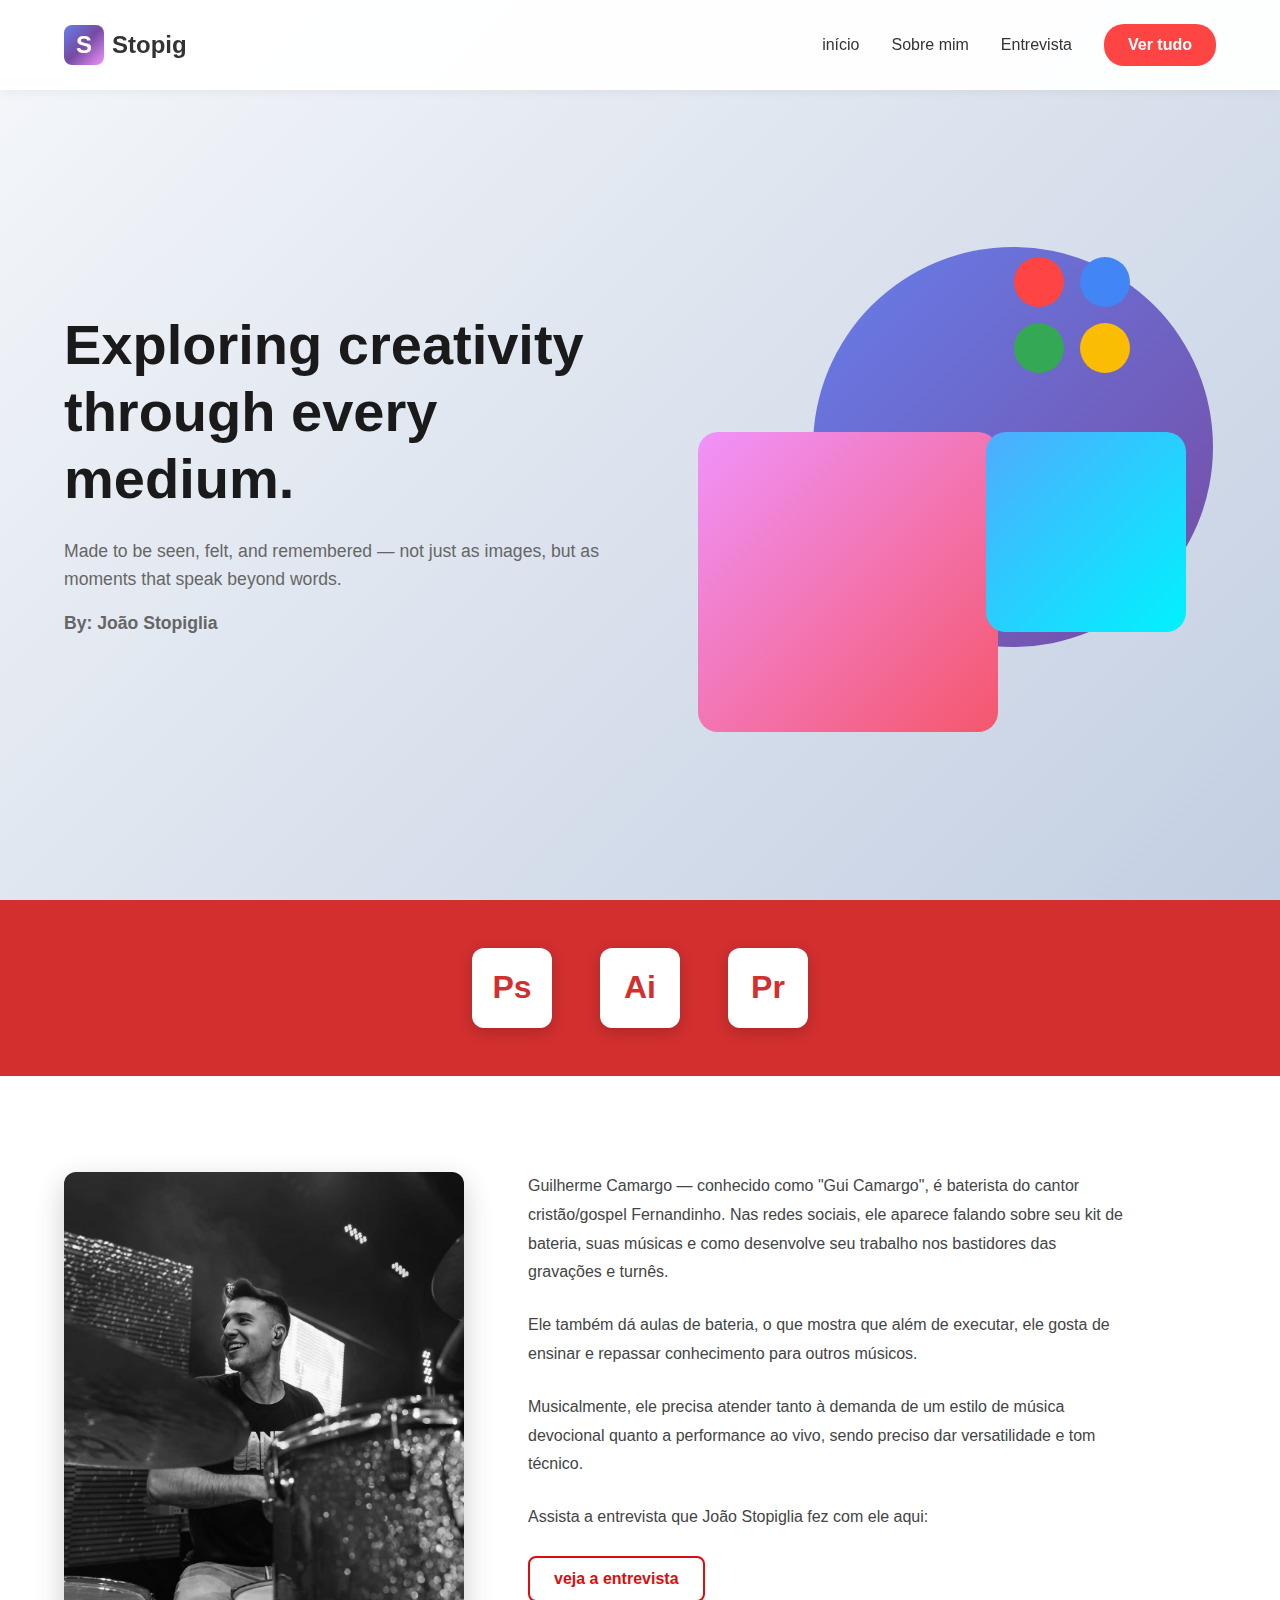
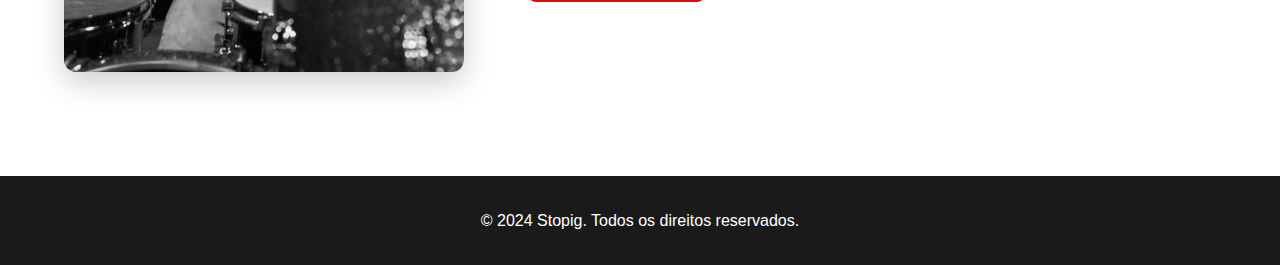
<file: index.html>
<!DOCTYPE html>
<html lang="pt-BR">
<head>
    <meta charset="UTF-8">
    <meta name="viewport" content="width=device-width, initial-scale=1.0">
    <title>Stopig - Explorando criatividade através de cada meio</title>
    <link rel="stylesheet" href="./assets/index.css">
    <link rel="shortcut icon" href="assets/images/foto10.ico" type="image/x-icon">
</head>
<body>
    <header>
        <div class="logo">
            <div class="logo-icon">S</div>
            <span>Stopig</span>
        </div>
        <nav>
            <a href="#home">início</a>
            <a href="about.html">Sobre mim</a>
            <a href="interview.html">Entrevista</a>
            <a href="viewall.html" class="btn-view">Ver tudo</a>
        </nav>
    </header>

    <section class="hero">
        <div class="hero-content">
            <h1>Exploring creativity through every medium.</h1>
            <p>Made to be seen, felt, and remembered — not just as images, but as moments that speak beyond words.</p>
            <p class="author">By: João Stopiglia</p>
        </div>
        <div class="hero-visual">
            <div class="shape shape-1"></div>
            <div class="shape shape-2"></div>
            <div class="shape shape-3"></div>
            <div class="dots">
                <span class="dot red"></span>
                <span class="dot blue"></span>
                <span class="dot green"></span>
                <span class="dot yellow"></span>
            </div>
        </div>
    </section>

    <section class="tools">
        <div class="tool-icon ps">Ps</div>
        <div class="tool-icon ai">Ai</div>
        <div class="tool-icon pr">Pr</div>
    </section>

    <section class="interview">
        <div class="interview-image">
            <img src="./assets/images/foto3.jpg" alt="Guilherme Camargo">
        </div>
        <div class="interview-content">
            <p>Guilherme Camargo — conhecido como "Gui Camargo", é baterista do cantor cristão/gospel Fernandinho. Nas redes sociais, ele aparece falando sobre seu kit de bateria, suas músicas e como desenvolve seu trabalho nos bastidores das gravações e turnês.</p>
            
            <p>Ele também dá aulas de bateria, o que mostra que além de executar, ele gosta de ensinar e repassar conhecimento para outros músicos.</p>
            
            <p>Musicalmente, ele precisa atender tanto à demanda de um estilo de música devocional quanto a performance ao vivo, sendo preciso dar versatilidade e tom técnico.</p>
            
            <p>Assista a entrevista que João Stopiglia fez com ele aqui:</p>
            
            <a href="interview.html" class="link">veja a entrevista</a>
        </div>
    </section>

    <footer>
        <p>&copy; 2024 Stopig. Todos os direitos reservados.</p>
    </footer>
</body>
</html
</file>
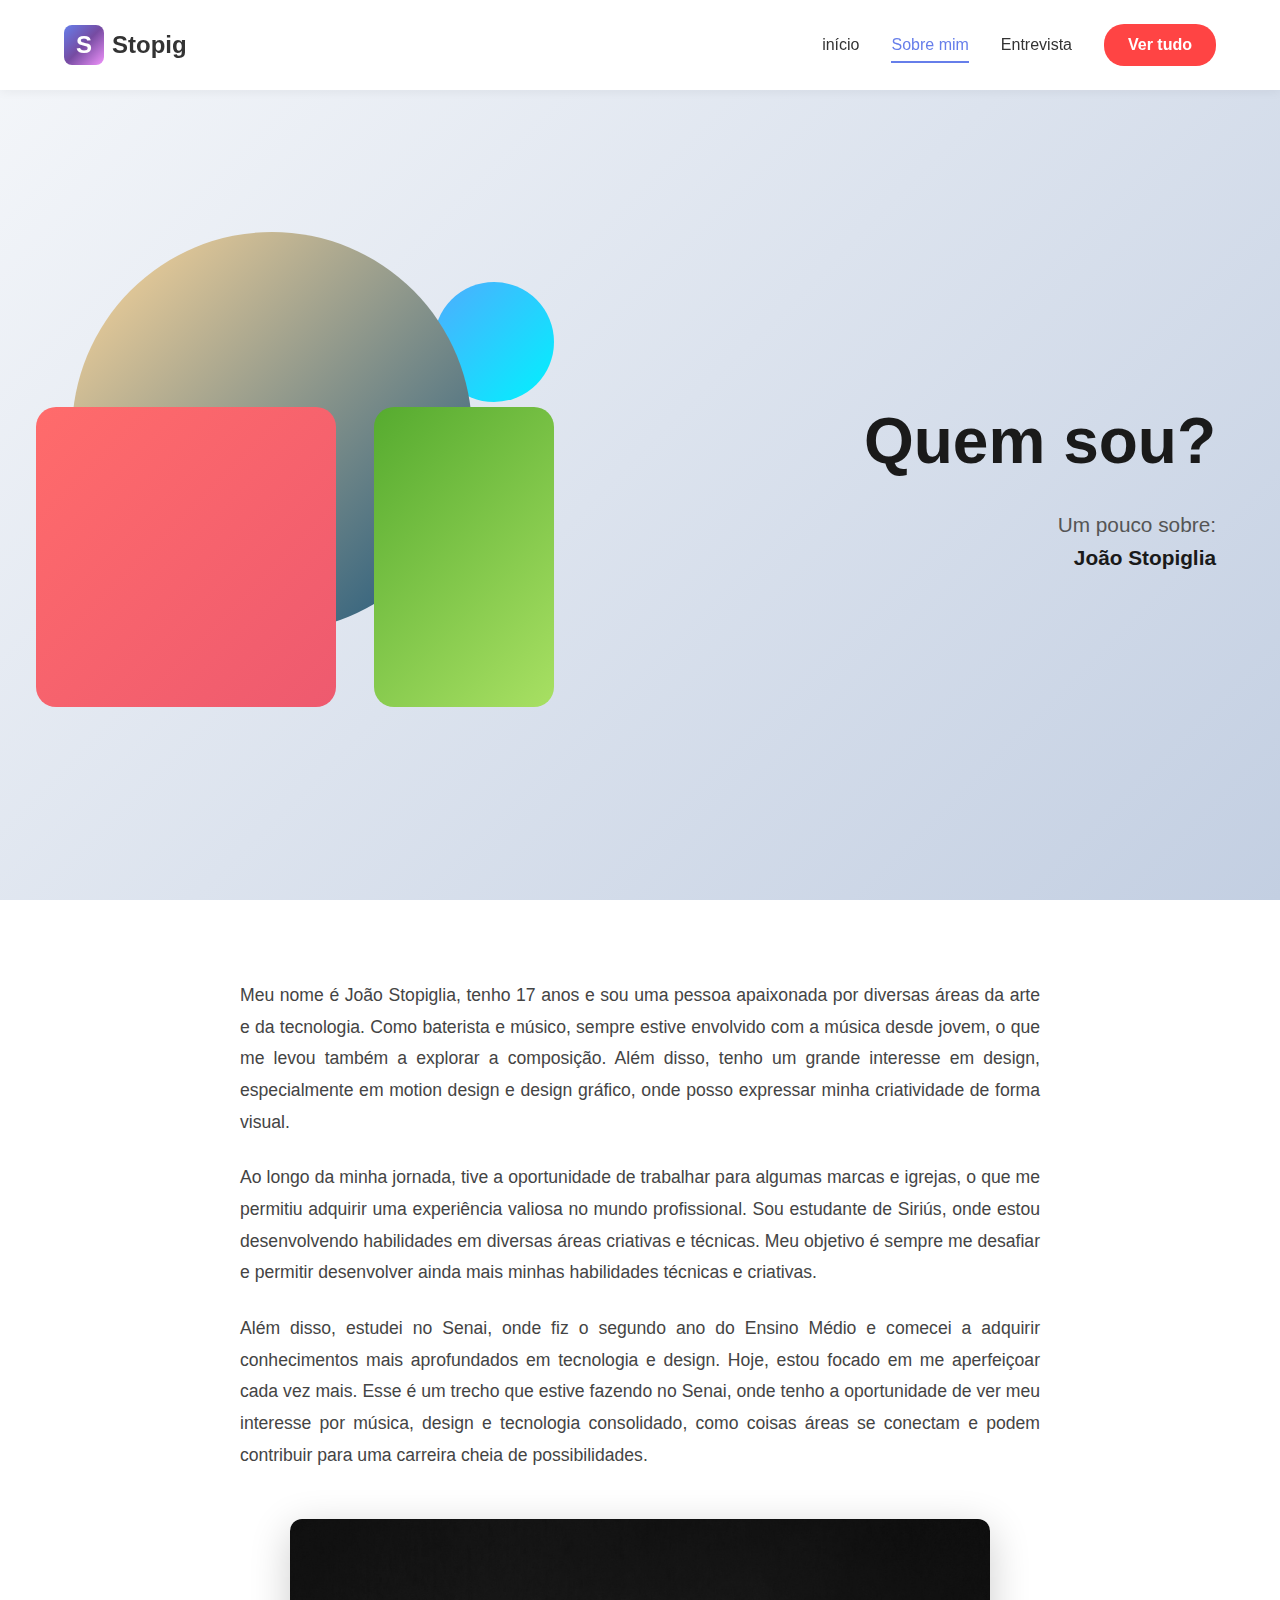
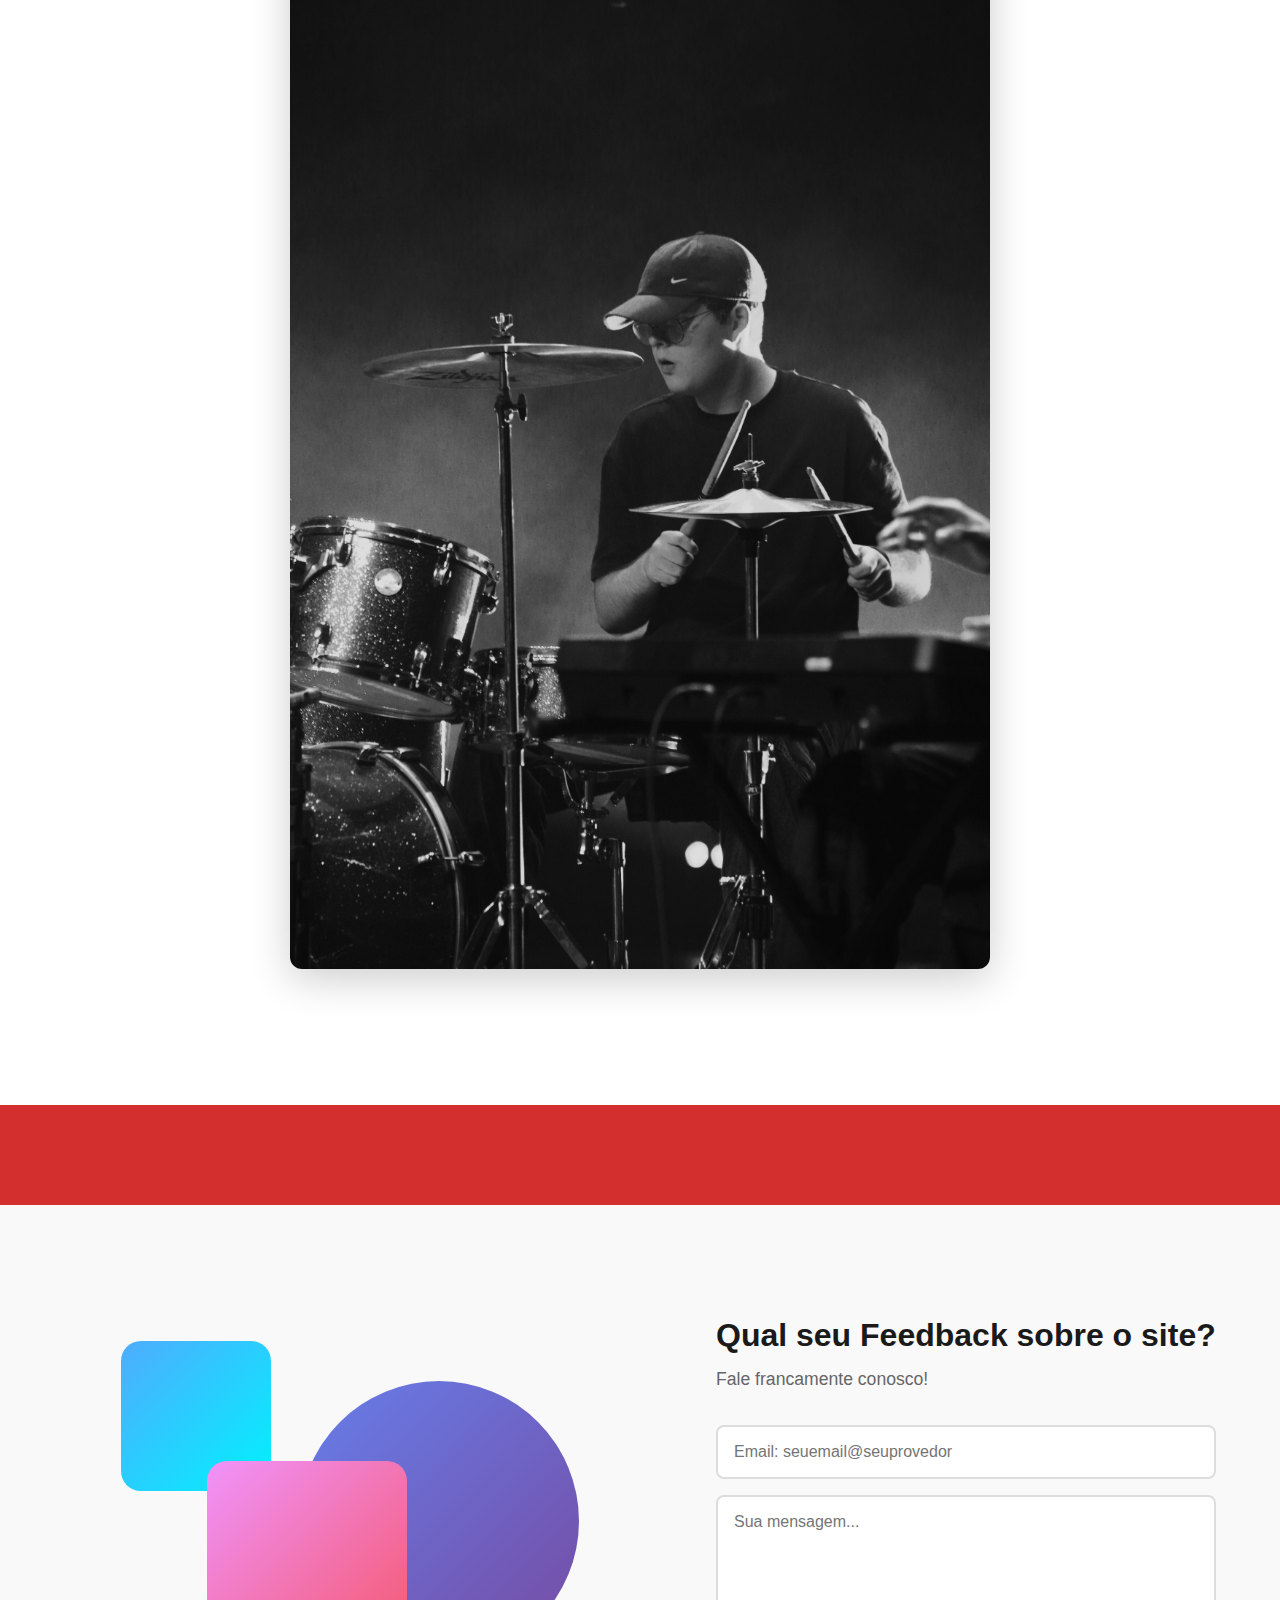
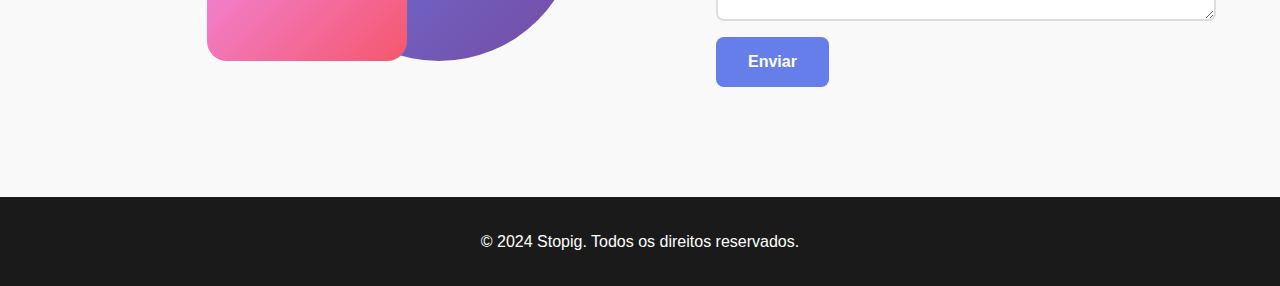
<file: about.html>
<!DOCTYPE html>
<html lang="pt-BR">
<head>
    <meta charset="UTF-8">
    <meta name="viewport" content="width=device-width, initial-scale=1.0">
    <title>Quem Sou? - João Stopiglia | Stopig</title>
    <link rel="stylesheet" href="./assets/about-styles.css">
    <link rel="shortcut icon" href="assets/images/foto10.ico" type="image/x-icon">
</head>
<body>
    <header>
        <div class="logo">
            <div class="logo-icon">S</div>
            <span>Stopig</span>
        </div>
        <nav>
            <a href="index.html">início</a>
            <a href="about.html" class="active">Sobre mim</a>
            <a href="interview.html">Entrevista</a>
            <a href="viewall.html" class="btn-view">Ver tudo</a>
        </nav>
    </header>

    <main>
        <section class="about-hero">
            <div class="hero-shapes">
                <div class="shape-blue-circle"></div>
                <div class="shape-yellow-circle"></div>
                <div class="shape-red-square"></div>
                <div class="shape-green-rect"></div>
            </div>
            <div class="hero-text">
                <h1>Quem sou?</h1>
                <p>Um pouco sobre:<br><strong>João Stopiglia</strong></p>
            </div>
        </section>

        <section class="about-content">
            <div class="content-wrapper">
                <p>
                    Meu nome é João Stopiglia, tenho 17 anos e sou uma pessoa apaixonada por diversas áreas da arte e da tecnologia. Como baterista e músico, sempre estive envolvido com a música desde jovem, o que me levou também a explorar a composição. Além disso, tenho um grande interesse em design, especialmente em motion design e design gráfico, onde posso expressar minha criatividade de forma visual.
                </p>

                <p>
                    Ao longo da minha jornada, tive a oportunidade de trabalhar para algumas marcas e igrejas, o que me permitiu adquirir uma experiência valiosa no mundo profissional. Sou estudante de Siriús, onde estou desenvolvendo habilidades em diversas áreas criativas e técnicas. Meu objetivo é sempre me desafiar e permitir desenvolver ainda mais minhas habilidades técnicas e criativas.
                </p>

                <p>
                    Além disso, estudei no Senai, onde fiz o segundo ano do Ensino Médio e comecei a adquirir conhecimentos mais aprofundados em tecnologia e design. Hoje, estou focado em me aperfeiçoar cada vez mais. Esse é um trecho que estive fazendo no Senai, onde tenho a oportunidade de ver meu interesse por música, design e tecnologia consolidado, como coisas áreas se conectam e podem contribuir para uma carreira cheia de possibilidades.
                </p>

                <div class="about-image">
                    <img src="./assets/images/foto1.jpg" alt="João Stopiglia">
                </div>
            </div>
        </section>

        <section class="red-divider"></section>

        <section class="feedback">
            <div class="feedback-visual">
                <div class="shape-cyan"></div>
                <div class="shape-purple"></div>
                <div class="shape-pink"></div>
            </div>
            <div class="feedback-content">
                <h2>Qual seu Feedback sobre o site?</h2>
                <p class="feedback-subtitle">Fale francamente conosco!</p>
                <form class="feedback-form">
                    <input type="email" placeholder="Email: seuemail@seuprovedor" required>
                    <textarea placeholder="Sua mensagem..." rows="5" required></textarea>
                    <button type="submit">Enviar</button>
                </form>
            </div>
        </section>
    </main>

    <footer>
        <p>&copy; 2024 Stopig. Todos os direitos reservados.</p>
    </footer>
</body>
</html>
</file>
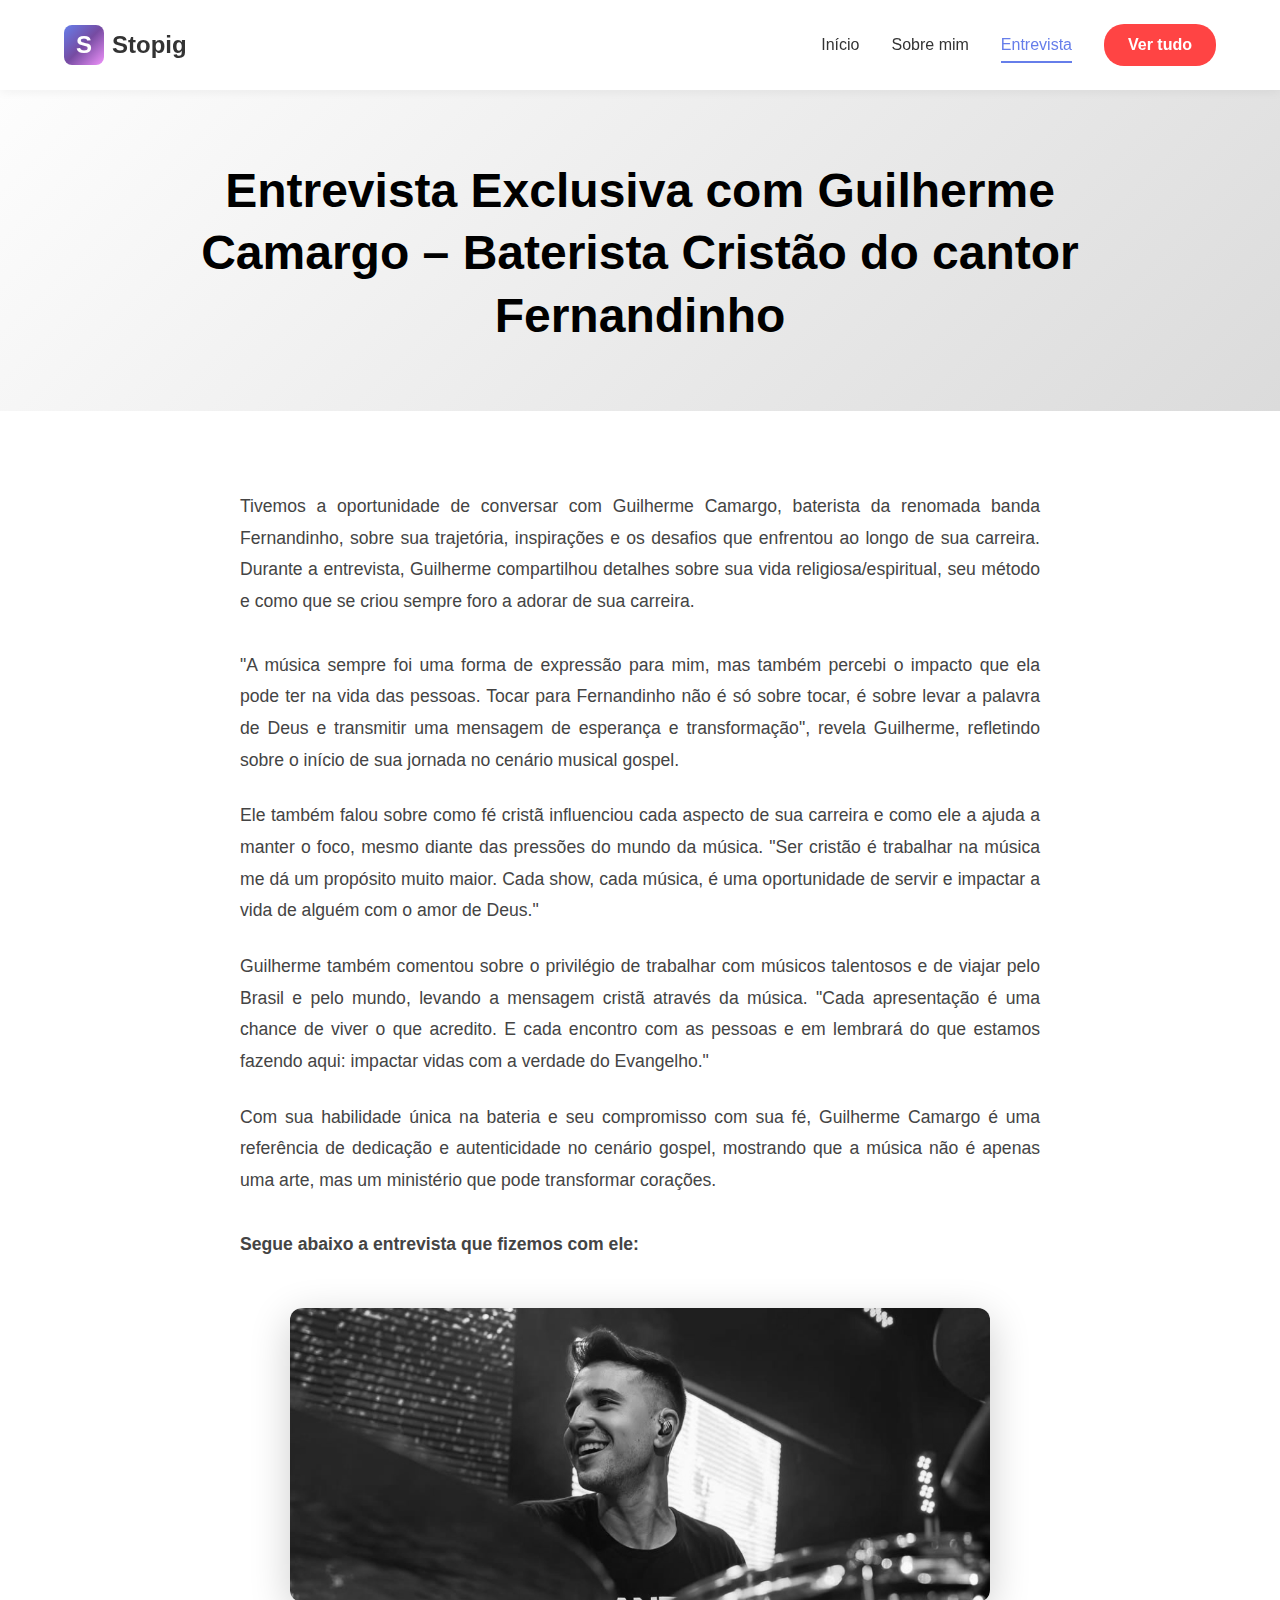
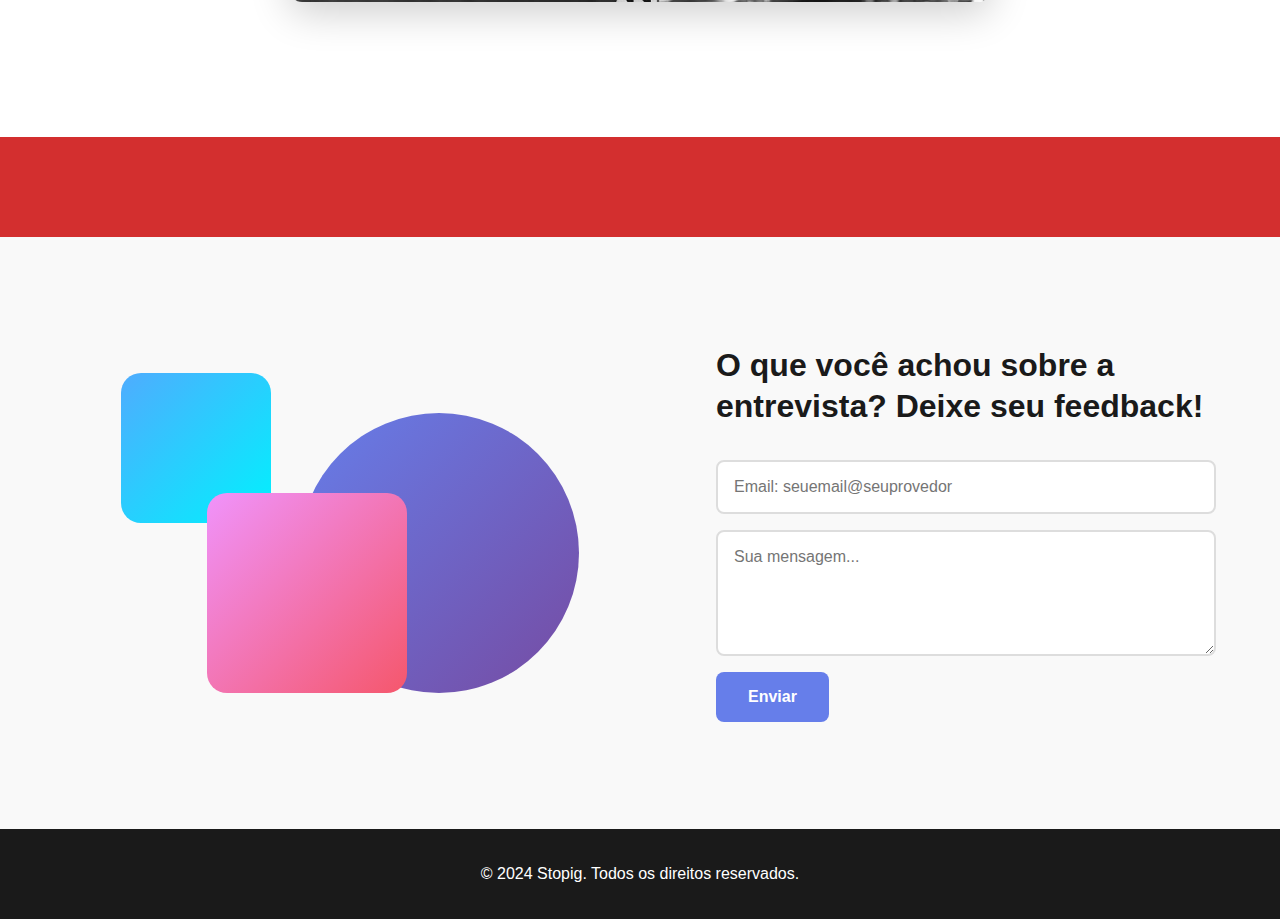
<file: interview.html>
<!DOCTYPE html>
<html lang="pt-BR">
<head>
    <meta charset="UTF-8">
    <meta name="viewport" content="width=device-width, initial-scale=1.0">
    <title>Entrevista - Guilherme Camargo | Stopig</title>
    <link rel="stylesheet" href="./assets/interview-style.css">
    <link rel="shortcut icon" href="assets/images/foto10.ico" type="image/x-icon">
</head>
<body>
    <header>
        <div class="logo">
            <div class="logo-icon">S</div>
            <span>Stopig</span>
        </div>
        <nav>
            <a href="index.html">Início</a>
            <a href="about.html">Sobre mim</a>
            <a href="interview.html" class="active">Entrevista</a>
            <a href="viewall.html" class="btn-view">Ver tudo</a>
        </nav>
    </header>

    <main>
        <section class="interview-hero">
            <h1>Entrevista Exclusiva com Guilherme Camargo – Baterista Cristão do cantor Fernandinho</h1>
        </section>

        <section class="interview-content">
            <div class="content-wrapper">
                <p class="intro">
                    Tivemos a oportunidade de conversar com Guilherme Camargo, baterista da renomada banda Fernandinho, sobre sua trajetória, inspirações e os desafios que enfrentou ao longo de sua carreira. Durante a entrevista, Guilherme compartilhou detalhes sobre sua vida religiosa/espiritual, seu método e como que se criou sempre foro a adorar de sua carreira.
                </p>

                <p>
                    "A música sempre foi uma forma de expressão para mim, mas também percebi o impacto que ela pode ter na vida das pessoas. Tocar para Fernandinho não é só sobre tocar, é sobre levar a palavra de Deus e transmitir uma mensagem de esperança e transformação", revela Guilherme, refletindo sobre o início de sua jornada no cenário musical gospel.
                </p>

                <p>
                    Ele também falou sobre como fé cristã influenciou cada aspecto de sua carreira e como ele a ajuda a manter o foco, mesmo diante das pressões do mundo da música. "Ser cristão é trabalhar na música me dá um propósito muito maior. Cada show, cada música, é uma oportunidade de servir e impactar a vida de alguém com o amor de Deus."
                </p>

                <p>
                    Guilherme também comentou sobre o privilégio de trabalhar com músicos talentosos e de viajar pelo Brasil e pelo mundo, levando a mensagem cristã através da música. "Cada apresentação é uma chance de viver o que acredito. E cada encontro com as pessoas e em lembrará do que estamos fazendo aqui: impactar vidas com a verdade do Evangelho."
                </p>

                <p>
                    Com sua habilidade única na bateria e seu compromisso com sua fé, Guilherme Camargo é uma referência de dedicação e autenticidade no cenário gospel, mostrando que a música não é apenas uma arte, mas um ministério que pode transformar corações.
                </p>

                <p class="cta-text">Segue abaixo a entrevista que fizemos com ele:</p>

                <div class="interview-image">
                    <img src="./assets/images/foto2.png" alt="Guilherme Camargo">
                </div>
        </section>

        <section class="red-divider"></section>

        <section class="feedback">
            <div class="feedback-visual">
                <div class="shape-cyan"></div>
                <div class="shape-purple"></div>
                <div class="shape-pink"></div>
            </div>
            <div class="feedback-content">
                <h2>O que você achou sobre a entrevista? Deixe seu feedback!</h2>

                <!-- FORMULARIO FORMspree JÁ PRONTO -->
                <form 
                    class="feedback-form"
                    action="https://formspree.io/f/xnnlznnz"
                    method="POST"
                >
                    <input 
                        type="email" 
                        name="email"
                        placeholder="Email: seuemail@seuprovedor" 
                        required
                    >

                    <textarea 
                        name="message"
                        placeholder="Sua mensagem..." 
                        rows="5" 
                        required
                    ></textarea>

                    <button type="submit">Enviar</button>
                </form>
            </div>
        </section>
    </main>

    <footer>
        <p>&copy; 2024 Stopig. Todos os direitos reservados.</p>
    </footer>
</body>
</html>
</file>
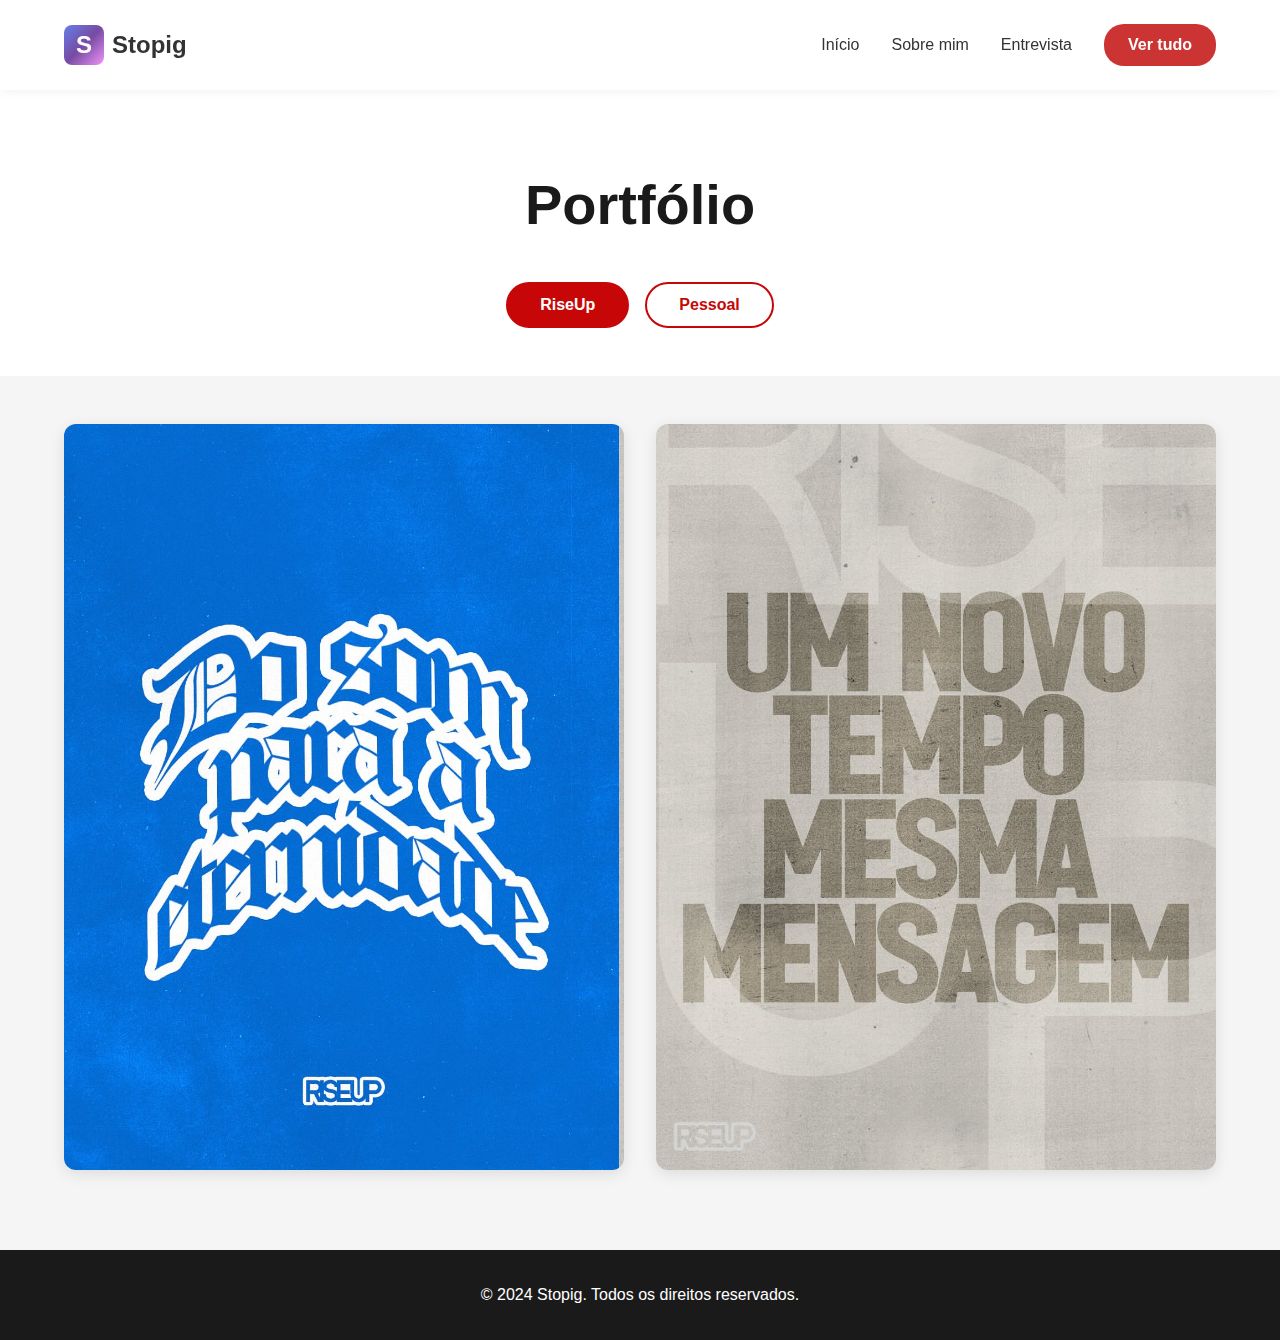
<file: viewall.html>
<!DOCTYPE html>
<html lang="pt-BR">
<head>
    <meta charset="UTF-8">
    <meta name="viewport" content="width=device-width, initial-scale=1.0">
    <title>View All - Portfolio | Stopig</title>
    <link rel="stylesheet" href="./assets/viewall.css">
    <link rel="shortcut icon" href="assets/images/foto10.ico" type="image/x-icon">
</head>
<body>
    <header>
        <div class="logo">
            <div class="logo-icon">S</div>
            <span>Stopig</span>
        </div>
        <nav>
            <a href="index.html">Início</a>
            <a href="about.html">Sobre mim</a>
            <a href="interview.html">Entrevista</a>
            <a href="viewall.html" class="btn-view active">Ver tudo</a>
        </nav>
    </header>

    <main>
        <section class="gallery-header">
            <h1>Portfólio</h1>
            <div class="filter-buttons">
                <button class="filter-btn active" data-filter="riseup">RiseUp</button>
                <button class="filter-btn" data-filter="pessoal">Pessoal</button>
            </div>
        </section>

        <!-- RiseUp Gallery -->
        <section class="gallery active" id="riseup-gallery">
            <div class="gallery-grid">
                <div class="gallery-item">
                    <img src="./assets/images/foto7.jpg" alt="Design 1">
                    <div class="overlay">
                        <h3>Não finja ser alguém</h3>
                        <p>RiseUp Design</p>
                    </div>
                </div>
                <div class="gallery-item">
                    <img src="./assets/images/foto8.jpg" alt="Design 2">
                    <div class="overlay">
                        <h3>Um novo começo, mesma mensagem</h3>
                        <p>RiseUp Typography</p>
                    </div>
                </div>
            </div>
        </section>

        <!-- Pessoal Gallery -->
        <section class="gallery" id="pessoal-gallery">
            <div class="gallery-grid">
                <div class="gallery-item">
                    <img src="./assets/images/foto5.png" alt="Personal 1">
                    <div class="overlay">
                        <h3>No Way</h3>
                        <p>Personal Photography</p>
                    </div>
                </div>
                <div class="gallery-item">
                    <img src="./assets/images/foto4.png" alt="Personal 2">
                    <div class="overlay">
                        <h3>No Way Frame</h3>
                        <p>Personal Art</p>
                    </div>
                </div>
                </div>
            </div>
        </section>
    </main>

    <footer>
        <p>&copy; 2024 Stopig. Todos os direitos reservados.</p>
    </footer>

    <script>
        // Filter functionality
        const filterButtons = document.querySelectorAll('.filter-btn');
        const galleries = document.querySelectorAll('.gallery');

        filterButtons.forEach(button => {
            button.addEventListener('click', () => {
                // Remove active class from all buttons
                filterButtons.forEach(btn => btn.classList.remove('active'));
                // Add active class to clicked button
                button.classList.add('active');

                // Hide all galleries
                galleries.forEach(gallery => gallery.classList.remove('active'));

                // Show selected gallery
                const filter = button.getAttribute('data-filter');
                document.getElementById(`${filter}-gallery`).classList.add('active');
            });
        });
    </script>
</body>
</html>
</file>
<file: assets/index.css>
* {
    margin: 0;
    padding: 0;
    box-sizing: border-box;
}

body {
    font-family: -apple-system, BlinkMacSystemFont, 'Segoe UI', Roboto, 'Helvetica Neue', Arial, sans-serif;
    line-height: 1.6;
    color: #333;
    overflow-x: hidden;
}

/* Header */
header {
    position: fixed;
    top: 0;
    width: 100%;
    background: rgba(255, 255, 255, 0.95);
    backdrop-filter: blur(10px);
    padding: 1.5rem 5%;
    display: flex;
    justify-content: space-between;
    align-items: center;
    z-index: 1000;
    box-shadow: 0 2px 10px rgba(0, 0, 0, 0.05);
}

.logo {
    display: flex;
    align-items: center;
    gap: 0.5rem;
    font-size: 1.5rem;
    font-weight: bold;
    color: #333;
}

.logo-icon {
    width: 40px;
    height: 40px;
    background: linear-gradient(135deg, #667eea 0%, #764ba2 50%, #f093fb 100%);
    border-radius: 8px;
    display: flex;
    align-items: center;
    justify-content: center;
    color: white;
    font-weight: bold;
}

nav {
    display: flex;
    gap: 2rem;
    align-items: center;
}

nav a {
    text-decoration: none;
    color: #333;
    font-weight: 500;
    transition: color 0.3s;
}

nav a:hover {
    color: #667eea;
}

.btn-view {
    background: #ff4444;
    color: white !important;
    padding: 0.5rem 1.5rem;
    border-radius: 20px;
    font-weight: 600;
}

.btn-view:hover {
    background: #cc3333;
    transform: translateY(-2px);
    box-shadow: 0 4px 12px rgba(255, 68, 68, 0.3);
}

/* Hero Section */
.hero {
    min-height: 100vh;
    display: flex;
    align-items: center;
    justify-content: space-between;
    padding: 8rem 5% 4rem;
    background: linear-gradient(135deg, #f5f7fa 0%, #c3cfe2 100%);
}

.hero-content {
    flex: 1;
    max-width: 600px;
}

.hero-content h1 {
    font-size: 3.5rem;
    line-height: 1.2;
    margin-bottom: 1.5rem;
    color: #1a1a1a;
}

.hero-content p {
    font-size: 1.1rem;
    color: #666;
    margin-bottom: 1rem;
}

.author {
    font-weight: 600;
    color: #333;
}

.hero-visual {
    flex: 1;
    position: relative;
    height: 500px;
    display: flex;
    align-items: center;
    justify-content: center;
}

.shape {
    position: absolute;
    border-radius: 20px;
}

.shape-1 {
    width: 400px;
    height: 400px;
    background: linear-gradient(135deg, #667eea 0%, #764ba2 100%);
    border-radius: 50%;
    top: 03%;
    left: 30%;
    animation: float 6s ease-in-out infinite;
}

.shape-2 {
    width: 300px;
    height: 300px;
    background: linear-gradient(135deg, #f093fb 0%, #f5576c 100%);
    top: 40%;
    left: 10%;
    animation: float 5s ease-in-out infinite 1s;
}

.shape-3 {
    width: 200px;
    height: 200px;
    background: linear-gradient(135deg, #4facfe 0%, #00f2fe 100%);
    bottom: 20%;
    left: 60%;
    animation: float 7s ease-in-out infinite 2s;
}

.dots {
    position: absolute;
    top: 05%;
    left: 65%;
    display: grid;
    grid-template-columns: 1fr 1fr;
    gap: 1rem;
}

.dot {
    width: 50px;
    height: 50px;
    border-radius: 50%;
    animation: pulse 2s ease-in-out infinite;
}

.dot.red {
    background: #ff4444;
}

.dot.blue {
    background: #4285f4;
    animation-delay: 0.5s;
}

.dot.green {
    background: #34a853;
    animation-delay: 1s;
}

.dot.yellow {
    background: #fbbc04;
    animation-delay: 1.5s;
}

/* Tools Section */
.tools {
    background: #d32f2f;
    padding: 3rem 5%;
    display: flex;
    justify-content: center;
    gap: 3rem;
}

.tool-icon {
    width: 80px;
    height: 80px;
    background: white;
    border-radius: 12px;
    display: flex;
    align-items: center;
    justify-content: center;
    font-size: 2rem;
    font-weight: bold;
    color: #d32f2f;
    box-shadow: 0 4px 15px rgba(0, 0, 0, 0.2);
    transition: transform 0.3s;
}

.tool-icon:hover {
    transform: translateY(-5px) scale(1.05);
}

/* Interview Section */
.interview {
    display: flex;
    gap: 4rem;
    padding: 6rem 5%;
    background: white;
}

.interview-image {
    flex: 1;
    max-width: 400px;
}

.interview-image img {
    width: 100%;
    height: auto;
    border-radius: 12px;
    box-shadow: 0 10px 30px rgba(0, 0, 0, 0.2);
    filter: grayscale(100%);
    transition: filter 0.3s;
}

.interview-image img:hover {
    filter: grayscale(0%);
}

.interview-content {
    flex: 1;
    max-width: 600px;
}

.interview-content p {
    margin-bottom: 1.5rem;
    font-size: 1rem;
    line-height: 1.8;
    color: #444;
}

.link {
    display: inline-block;
    color: #db0d0d;
    text-decoration: none;
    font-weight: 600;
    padding: 0.5rem 1.5rem;
    border: 2px solid #db0d0d;
    border-radius: 8px;
    transition: all 0.3s;
}

.link:hover {
    background: #db0d0d;
    color: white;
    transform: translateX(5px);
}

/* Footer */
footer {
    background: #1a1a1a;
    color: white;
    text-align: center;
    padding: 2rem 5%;
}

/* Animations */
@keyframes float {
    0%, 100% {
        transform: translateY(0px);
    }
    50% {
        transform: translateY(-20px);
    }
}

@keyframes pulse {
    0%, 100% {
        transform: scale(1);
        opacity: 1;
    }
    50% {
        transform: scale(1.1);
        opacity: 0.8;
    }
}

/* Responsive */
@media (max-width: 768px) {
    .hero {
        flex-direction: column;
        text-align: center;
        padding: 6rem 5% 3rem;
    }

    .hero-content h1 {
        font-size: 2.5rem;
    }

    .hero-visual {
        height: 300px;
        margin-top: 2rem;
    }

    .interview {
        flex-direction: column;
    }

    nav {
        gap: 1rem;
    }

    .tools {
        gap: 1.5rem;
    }
}
</file>
<file: assets/about-styles.css>
* {
    margin: 0;
    padding: 0;
    box-sizing: border-box;
}

body {
    font-family: -apple-system, BlinkMacSystemFont, 'Segoe UI', Roboto, 'Helvetica Neue', Arial, sans-serif;
    line-height: 1.6;
    color: #333;
    overflow-x: hidden;
}

/* Header */
header {
    position: fixed;
    top: 0;
    width: 100%;
    background: rgba(255, 255, 255, 0.98);
    backdrop-filter: blur(10px);
    padding: 1.5rem 5%;
    display: flex;
    justify-content: space-between;
    align-items: center;
    z-index: 1000;
    box-shadow: 0 2px 10px rgba(0, 0, 0, 0.05);
}

.logo {
    display: flex;
    align-items: center;
    gap: 0.5rem;
    font-size: 1.5rem;
    font-weight: bold;
    color: #333;
}

.logo-icon {
    width: 40px;
    height: 40px;
    background: linear-gradient(135deg, #667eea 0%, #764ba2 50%, #f093fb 100%);
    border-radius: 8px;
    display: flex;
    align-items: center;
    justify-content: center;
    color: white;
    font-weight: bold;
}

nav {
    display: flex;
    gap: 2rem;
    align-items: center;
}

nav a {
    text-decoration: none;
    color: #333;
    font-weight: 500;
    transition: color 0.3s;
    position: relative;
}

nav a:hover,
nav a.active {
    color: #667eea;
}

nav a.active::after {
    content: '';
    position: absolute;
    bottom: -5px;
    left: 0;
    width: 100%;
    height: 2px;
    background: #667eea;
}

.btn-view {
    background: #ff4444;
    color: white !important;
    padding: 0.5rem 1.5rem;
    border-radius: 20px;
    font-weight: 600;
}

.btn-view:hover {
    background: #cc3333;
    transform: translateY(-2px);
    box-shadow: 0 4px 12px rgba(255, 68, 68, 0.3);
}

/* About Hero */
.about-hero {
    min-height: 100vh;
    padding: 8rem 5% 4rem;
    background: linear-gradient(135deg, #f5f7fa 0%, #c3cfe2 100%);
    display: flex;
    align-items: center;
    justify-content: space-between;
    gap: 4rem;
}

.hero-shapes {
    flex: 1;
    position: relative;
    height: 500px;
}

.shape-blue-circle {
    width: 120px;
    height: 120px;
    background: linear-gradient(135deg, #4facfe 0%, #00f2fe 100%);
    border-radius: 50%;
    position: absolute;
    top: 10%;
    right: 10%;
    animation: float 6s ease-in-out infinite;
}

.shape-yellow-circle {
    width: 400px;
    height: 400px;
    background: linear-gradient(135deg, #ffd89b 0%, #19547b 100%);
    border-radius: 50%;
    position: absolute;
    top: 0%;
    right: 25%;
    animation: float 7s ease-in-out infinite 1s;
}

.shape-red-square {
    width: 300px;
    height: 300px;
    background: linear-gradient(135deg, #ff6b6b 0%, #ee5a6f 100%);
    border-radius: 20px;
    position: absolute;
    bottom: 05%;
    right: 50%;
    animation: float 5s ease-in-out infinite 2s;
}

.shape-green-rect {
    width: 180px;
    height: 300px;
    background: linear-gradient(135deg, #56ab2f 0%, #a8e063 100%);
    border-radius: 20px;
    position: absolute;
    bottom: 05%;
    right: 10%;
    animation: float 6.5s ease-in-out infinite 1.5s;
}

.hero-text {
    flex: 1;
    text-align: right;
}

.hero-text h1 {
    font-size: 4rem;
    margin-bottom: 1rem;
    color: #1a1a1a;
}

.hero-text p {
    font-size: 1.3rem;
    color: #555;
    line-height: 1.6;
}

.hero-text strong {
    color: #1a1a1a;
    font-weight: 700;
}

/* About Content */
.about-content {
    padding: 5rem 5%;
    background: white;
}

.content-wrapper {
    max-width: 800px;
    margin: 0 auto;
}

.content-wrapper p {
    font-size: 1.1rem;
    line-height: 1.8;
    margin-bottom: 1.5rem;
    color: #444;
    text-align: justify;
}

.about-image {
    margin: 3rem 0;
    text-align: center;
}

.about-image img {
    width: 100%;
    max-width: 700px;
    height: auto;
    border-radius: 12px;
    box-shadow: 0 10px 40px rgba(0, 0, 0, 0.2);
    filter: grayscale(100%);
    transition: filter 0.5s;
}

.about-image img:hover {
    filter: grayscale(0%);
}

/* Red Divider */
.red-divider {
    height: 100px;
    background: #d32f2f;
}

/* Feedback Section */
.feedback {
    padding: 6rem 5%;
    background: #f9f9f9;
    display: flex;
    align-items: center;
    gap: 5rem;
}

.feedback-visual {
    flex: 1;
    position: relative;
    height: 400px;
    display: flex;
    align-items: center;
    justify-content: center;
}

.shape-cyan {
    width: 150px;
    height: 150px;
    background: linear-gradient(135deg, #4facfe 0%, #00f2fe 100%);
    border-radius: 20px;
    position: absolute;
    top: 10%;
    left: 10%;
    animation: float 6s ease-in-out infinite;
}

.shape-purple {
    width: 280px;
    height: 280px;
    background: linear-gradient(135deg, #667eea 0%, #764ba2 100%);
    border-radius: 50%;
    position: absolute;
    top: 20%;
    right: 10%;
    animation: float 7s ease-in-out infinite 1s;
}

.shape-pink {
    width: 200px;
    height: 200px;
    background: linear-gradient(135deg, #f093fb 0%, #f5576c 100%);
    border-radius: 20px;
    position: absolute;
    bottom: 10%;
    left: 25%;
    animation: float 5s ease-in-out infinite 2s;
}

.feedback-content {
    flex: 1;
    max-width: 500px;
}

.feedback-content h2 {
    font-size: 2rem;
    line-height: 1.3;
    margin-bottom: 0.5rem;
    color: #1a1a1a;
}

.feedback-subtitle {
    font-size: 1.1rem;
    color: #666;
    margin-bottom: 2rem;
}

.feedback-form {
    display: flex;
    flex-direction: column;
    gap: 1rem;
}

.feedback-form input,
.feedback-form textarea {
    width: 100%;
    padding: 1rem;
    border: 2px solid #ddd;
    border-radius: 8px;
    font-size: 1rem;
    font-family: inherit;
    transition: border-color 0.3s;
}

.feedback-form input:focus,
.feedback-form textarea:focus {
    outline: none;
    border-color: #667eea;
}

.feedback-form textarea {
    resize: vertical;
    min-height: 120px;
}

.feedback-form button {
    background: #667eea;
    color: white;
    padding: 1rem 2rem;
    border: none;
    border-radius: 8px;
    font-size: 1rem;
    font-weight: 600;
    cursor: pointer;
    transition: all 0.3s;
    align-self: flex-start;
}

.feedback-form button:hover {
    background: #5568d3;
    transform: translateY(-2px);
    box-shadow: 0 4px 15px rgba(102, 126, 234, 0.4);
}

/* Footer */
footer {
    background: #1a1a1a;
    color: white;
    text-align: center;
    padding: 2rem 5%;
}

/* Animations */
@keyframes float {
    0%, 100% {
        transform: translateY(0px) rotate(0deg);
    }
    50% {
        transform: translateY(-25px) rotate(5deg);
    }
}

/* Responsive */
@media (max-width: 968px) {
    .about-hero {
        flex-direction: column;
        min-height: auto;
        padding: 6rem 5% 3rem;
    }

    .hero-shapes {
        height: 350px;
        width: 100%;
    }

    .hero-text {
        text-align: center;
    }

    .hero-text h1 {
        font-size: 3rem;
    }

    .feedback {
        flex-direction: column;
        gap: 3rem;
    }

    .feedback-visual {
        height: 300px;
        width: 100%;
    }

    nav {
        gap: 1rem;
        font-size: 0.9rem;
    }
}

@media (max-width: 768px) {
    .about-hero {
        padding: 8rem 5% 3rem;
    }

    .hero-text h1 {
        font-size: 2.5rem;
    }

    .hero-text p {
        font-size: 1.1rem;
    }

    .content-wrapper p {
        font-size: 1rem;
        text-align: left;
    }

    .feedback-content h2 {
        font-size: 1.5rem;
    }

    .hero-shapes {
        height: 300px;
    }

    .shape-yellow-circle {
        width: 180px;
        height: 180px;
    }

    .shape-red-square {
        width: 120px;
        height: 120px;
    }
}

/* RESPONSIVIDADE REAL 👇 */

/* ===== TABLETS E CELULARES GRANDES ===== */
@media (max-width: 1000px) {

    header {
        padding: 1rem 5%;
    }

    nav {
        gap: 1rem;
    }

    /* HERO */
    .about-hero {
        flex-direction: column-reverse;
        text-align: center;
        gap: 3rem;
        padding: 7rem 5% 4rem;
    }

    .hero-text {
        text-align: center;
    }

    .hero-text h1 {
        font-size: 3rem;
    }

    .hero-shapes {
        width: 100%;
        height: 350px;
    }

    /* Reduzindo shapes para caber */
    .shape-yellow-circle {
        width: 250px;
        height: 250px;
        right: 15%;
    }

    .shape-red-square {
        width: 180px;
        height: 180px;
        right: 40%;
    }

    .shape-green-rect {
        height: 220px;
        width: 130px;
    }

    /* Feedback */
    .feedback {
        flex-direction: column;
        text-align: center;
    }

    .feedback-form button {
        align-self: center;
    }
}

/* ===== CELULARES ===== */
@media (max-width: 768px) {

    /* HEADER */
    header {
        padding: 1rem 5%;
    }

    nav {
        display: flex;
        flex-wrap: wrap;
        justify-content: center;
        gap: 0.7rem;
        font-size: 0.85rem;
    }

    /* HERO */
    .hero-text h1 {
        font-size: 2.1rem;
    }

    .hero-text p {
        font-size: 1rem;
    }

    .hero-shapes {
        height: 280px;
    }

    .shape-yellow-circle {
        width: 160px;
        height: 160px;
        top: 10%;
        right: 10%;
    }

    .shape-red-square {
        width: 120px;
        height: 120px;
        bottom: 5%;
    }

    .shape-blue-circle {
        width: 90px;
        height: 90px;
    }

    /* CONTENT */
    .content-wrapper {
        max-width: 100%;
    }

    .content-wrapper p {
        font-size: 0.95rem;
        line-height: 1.6;
        text-align: left;
    }

    /* FEEDBACK */
    .feedback {
        padding: 4rem 5%;
    }

    .feedback-content h2 {
        font-size: 1.6rem;
    }

    .feedback-visual {
        height: 260px;
    }

    .shape-purple {
        width: 200px;
        height: 200px;
        right: 15%;
    }

    .shape-pink {
        width: 130px;
        height: 130px;
        bottom: 5%;
        left: 15%;
    }
}

/* ===== CELULARES PEQUENOS ===== */
@media (max-width: 500px) {

    .hero-text h1 {
        font-size: 1.8rem;
    }

    nav {
        font-size: 0.75rem;
        gap: 0.5rem;
    }

    .about-hero {
        padding-top: 6rem;
    }

    .hero-shapes {
        height: 230px;
    }

    /* Shapes super reduzidos */
    .shape-yellow-circle {
        width: 120px;
        height: 120px;
    }

    .shape-red-square {
        width: 90px;
        height: 90px;
    }

    .shape-purple {
        width: 160px;
        height: 160px;
    }

    .shape-cyan {
        width: 90px;
        height: 90px;
    }

    .feedback-form button {
        width: 100%;
    }
}
</file>
<file: assets/interview-style.css>
* {
    margin: 0;
    padding: 0;
    box-sizing: border-box;
}

body {
    font-family: -apple-system, BlinkMacSystemFont, 'Segoe UI', Roboto, 'Helvetica Neue', Arial, sans-serif;
    line-height: 1.6;
    color: #333;
    overflow-x: hidden;
}

/* Header */
header {
    position: fixed;
    top: 0;
    width: 100%;
    background: rgba(255, 255, 255, 0.98);
    backdrop-filter: blur(10px);
    padding: 1.5rem 5%;
    display: flex;
    justify-content: space-between;
    align-items: center;
    z-index: 1000;
    box-shadow: 0 2px 10px rgba(0, 0, 0, 0.05);
}

.logo {
    display: flex;
    align-items: center;
    gap: 0.5rem;
    font-size: 1.5rem;
    font-weight: bold;
    color: #333;
}

.logo-icon {
    width: 40px;
    height: 40px;
    background: linear-gradient(135deg, #667eea 0%, #764ba2 50%, #f093fb 100%);
    border-radius: 8px;
    display: flex;
    align-items: center;
    justify-content: center;
    color: white;
    font-weight: bold;
}

nav {
    display: flex;
    gap: 2rem;
    align-items: center;
}

nav a {
    text-decoration: none;
    color: #333;
    font-weight: 500;
    transition: color 0.3s;
    position: relative;
}

nav a:hover,
nav a.active {
    color: #667eea;
}

nav a.active::after {
    content: '';
    position: absolute;
    bottom: -5px;
    left: 0;
    width: 100%;
    height: 2px;
    background: #667eea;
}

.btn-view {
    background: #ff4444;
    color: white !important;
    padding: 0.5rem 1.5rem;
    border-radius: 20px;
    font-weight: 600;
}

.btn-view:hover {
    background: #cc3333;
    transform: translateY(-2px);
    box-shadow: 0 4px 12px rgba(255, 68, 68, 0.3);
}

/* Interview Hero */
.interview-hero {
    padding: 10rem 5% 4rem;
    background: linear-gradient(135deg, #ffffff 0%, #dbdbdb 100%);
    text-align: center;
}

.interview-hero h1 {
    font-size: 3rem;
    line-height: 1.3;
    max-width: 900px;
    margin: 0 auto;
    color: #000000;
}

/* Interview Content */
.interview-content {
    padding: 5rem 5%;
    background: white;
}

.content-wrapper {
    max-width: 800px;
    margin: 0 auto;
}

.content-wrapper p {
    font-size: 1.1rem;
    line-height: 1.8;
    margin-bottom: 1.5rem;
    color: #444;
    text-align: justify;
}

.intro {
    font-size: 1.15rem;
    color: #333;
    font-weight: 500;
    margin-bottom: 2rem !important;
}

.cta-text {
    font-weight: 600;
    color: #1a1a1a;
    margin-top: 2rem;
    margin-bottom: 2rem !important;
}

.interview-image {
    margin: 3rem 0;
    text-align: center;
}

.interview-image img {
    width: 100%;
    max-width: 700px;
    height: auto;
    border-radius: 12px;
    box-shadow: 0 10px 40px rgba(0, 0, 0, 0.2);
    filter: grayscale(100%);
    transition: filter 0.5s;
}

.interview-image img:hover {
    filter: grayscale(0%);
}

/* Red Divider */
.red-divider {
    height: 100px;
    background: #d32f2f;
}

/* Feedback Section */
.feedback {
    padding: 6rem 5%;
    background: #f9f9f9;
    display: flex;
    align-items: center;
    gap: 5rem;
}

.feedback-visual {
    flex: 1;
    position: relative;
    height: 400px;
    display: flex;
    align-items: center;
    justify-content: center;
}

.shape-cyan {
    width: 150px;
    height: 150px;
    background: linear-gradient(135deg, #4facfe 0%, #00f2fe 100%);
    border-radius: 20px;
    position: absolute;
    top: 10%;
    left: 10%;
    animation: float 6s ease-in-out infinite;
}

.shape-purple {
    width: 280px;
    height: 280px;
    background: linear-gradient(135deg, #667eea 0%, #764ba2 100%);
    border-radius: 50%;
    position: absolute;
    top: 20%;
    right: 10%;
    animation: float 7s ease-in-out infinite 1s;
}

.shape-pink {
    width: 200px;
    height: 200px;
    background: linear-gradient(135deg, #f093fb 0%, #f5576c 100%);
    border-radius: 20px;
    position: absolute;
    bottom: 10%;
    left: 25%;
    animation: float 5s ease-in-out infinite 2s;
}

.feedback-content {
    flex: 1;
    max-width: 500px;
}

.feedback-content h2 {
    font-size: 2rem;
    line-height: 1.3;
    margin-bottom: 2rem;
    color: #1a1a1a;
}

.feedback-form {
    display: flex;
    flex-direction: column;
    gap: 1rem;
}

.feedback-form input,
.feedback-form textarea {
    width: 100%;
    padding: 1rem;
    border: 2px solid #ddd;
    border-radius: 8px;
    font-size: 1rem;
    font-family: inherit;
    transition: border-color 0.3s;
}

.feedback-form input:focus,
.feedback-form textarea:focus {
    outline: none;
    border-color: #667eea;
}

.feedback-form textarea {
    resize: vertical;
    min-height: 120px;
}

.feedback-form button {
    background: #667eea;
    color: white;
    padding: 1rem 2rem;
    border: none;
    border-radius: 8px;
    font-size: 1rem;
    font-weight: 600;
    cursor: pointer;
    transition: all 0.3s;
    align-self: flex-start;
}

.feedback-form button:hover {
    background: #5568d3;
    transform: translateY(-2px);
    box-shadow: 0 4px 15px rgba(102, 126, 234, 0.4);
}

/* Footer */
footer {
    background: #1a1a1a;
    color: white;
    text-align: center;
    padding: 2rem 5%;
}

/* Animations */
@keyframes float {
    0%, 100% {
        transform: translateY(0px) rotate(0deg);
    }
    50% {
        transform: translateY(-20px) rotate(5deg);
    }
}

/* Responsive */
@media (max-width: 968px) {
    .interview-hero h1 {
        font-size: 2rem;
    }

    .feedback {
        flex-direction: column;
        gap: 3rem;
    }

    .feedback-visual {
        height: 300px;
        width: 100%;
    }

    nav {
        gap: 1rem;
        font-size: 0.9rem;
    }
}

@media (max-width: 768px) {
    .interview-hero {
        padding: 8rem 5% 3rem;
    }

    .interview-hero h1 {
        font-size: 1.8rem;
    }

    .content-wrapper p {
        font-size: 1rem;
        text-align: left;
    }

    .feedback-content h2 {
        font-size: 1.5rem;
    }
}
</file>
<file: assets/viewall.css>
* {
    margin: 0;
    padding: 0;
    box-sizing: border-box;
}

body {
    font-family: -apple-system, BlinkMacSystemFont, 'Segoe UI', Roboto, 'Helvetica Neue', Arial, sans-serif;
    line-height: 1.6;
    color: #333;
    overflow-x: hidden;
    background: #f5f5f5;
}

/* Header */
header {
    position: fixed;
    top: 0;
    width: 100%;
    background: rgba(255, 255, 255, 0.98);
    backdrop-filter: blur(10px);
    padding: 1.5rem 5%;
    display: flex;
    justify-content: space-between;
    align-items: center;
    z-index: 1000;
    box-shadow: 0 2px 10px rgba(0, 0, 0, 0.05);
}

.logo {
    display: flex;
    align-items: center;
    gap: 0.5rem;
    font-size: 1.5rem;
    font-weight: bold;
    color: #333;
}

.logo-icon {
    width: 40px;
    height: 40px;
    background: linear-gradient(135deg, #667eea 0%, #764ba2 50%, #f093fb 100%);
    border-radius: 8px;
    display: flex;
    align-items: center;
    justify-content: center;
    color: white;
    font-weight: bold;
}

nav {
    display: flex;
    gap: 2rem;
    align-items: center;
}

nav a {
    text-decoration: none;
    color: #333;
    font-weight: 500;
    transition: color 0.3s;
}

nav a:hover {
    color: #667eea;
}

.btn-view {
    background: #ff4444;
    color: white !important;
    padding: 0.5rem 1.5rem;
    border-radius: 20px;
    font-weight: 600;
}

.btn-view.active {
    background: #cc3333;
}

.btn-view:hover {
    background: #cc3333;
    transform: translateY(-2px);
    box-shadow: 0 4px 12px rgba(255, 68, 68, 0.3);
}

/* Gallery Header */
.gallery-header {
    padding: 10rem 5% 3rem;
    text-align: center;
    background: white;
}

.gallery-header h1 {
    font-size: 3.5rem;
    margin-bottom: 2rem;
    color: #1a1a1a;
}

.filter-buttons {
    display: flex;
    gap: 1rem;
    justify-content: center;
}

.filter-btn {
    padding: 0.75rem 2rem;
    border: 2px solid #c70707;
    background: transparent;
    color: #c70707;
    font-size: 1rem;
    font-weight: 600;
    border-radius: 25px;
    cursor: pointer;
    transition: all 0.3s;
}

.filter-btn:hover {
    background: #c70707;
    color: white;
    transform: translateY(-2px);
}

.filter-btn.active {
    background: #c70707;
    color: white;
}

/* Gallery */
.gallery {
    display: none;
    padding: 3rem 5% 5rem;
    animation: fadeIn 0.5s ease-in-out;
}

.gallery.active {
    display: block;
}

.gallery-grid {
    display: grid;
    grid-template-columns: repeat(auto-fit, minmax(350px, 1fr));
    gap: 2rem;
    max-width: 1400px;
    margin: 0 auto;
}

.gallery-item {
    position: relative;
    overflow: hidden;
    border-radius: 12px;
    aspect-ratio: 3/4;
    cursor: pointer;
    box-shadow: 0 4px 15px rgba(0, 0, 0, 0.1);
    transition: transform 0.3s, box-shadow 0.3s;
}

.gallery-item:hover {
    transform: translateY(-10px);
    box-shadow: 0 10px 30px rgba(0, 0, 0, 0.2);
}

.gallery-item img {
    width: 100%;
    height: 100%;
    object-fit: cover;
    transition: transform 0.5s;
}

.gallery-item:hover img {
    transform: scale(1.1);
}

.overlay {
    position: absolute;
    bottom: 0;
    left: 0;
    right: 0;
    background: linear-gradient(to top, rgba(0, 0, 0, 0.8) 0%, transparent 100%);
    padding: 2rem;
    transform: translateY(100%);
    transition: transform 0.3s;
}

.gallery-item:hover .overlay {
    transform: translateY(0);
}

.overlay h3 {
    color: white;
    font-size: 1.3rem;
    margin-bottom: 0.5rem;
}

.overlay p {
    color: rgba(255, 255, 255, 0.8);
    font-size: 0.9rem;
}

/* Footer */
footer {
    background: #1a1a1a;
    color: white;
    text-align: center;
    padding: 2rem 5%;
}

/* Animations */
@keyframes fadeIn {
    from {
        opacity: 0;
        transform: translateY(20px);
    }
    to {
        opacity: 1;
        transform: translateY(0);
    }
}

/* Responsive */
@media (max-width: 1024px) {
    .gallery-grid {
        grid-template-columns: repeat(auto-fit, minmax(280px, 1fr));
        gap: 1.5rem;
    }
}

@media (max-width: 968px) {
    header {
        padding: 1rem 3%;
    }

    nav {
        gap: 0.8rem;
        font-size: 0.85rem;
    }

    .btn-view {
        padding: 0.4rem 1rem;
        font-size: 0.85rem;
    }

    .gallery-header h1 {
        font-size: 2.5rem;
    }

    .gallery-grid {
        grid-template-columns: repeat(auto-fit, minmax(250px, 1fr));
    }
}

@media (max-width: 768px) {
    header {
        padding: 1rem 3%;
        flex-wrap: wrap;
    }

    .logo {
        font-size: 1.2rem;
    }

    .logo-icon {
        width: 35px;
        height: 35px;
    }

    nav {
        width: 100%;
        justify-content: center;
        margin-top: 1rem;
        gap: 0.5rem;
        flex-wrap: wrap;
    }

    nav a {
        font-size: 0.8rem;
    }

    .btn-view {
        padding: 0.4rem 1rem;
        font-size: 0.8rem;
    }

    .gallery-header {
        padding: 9rem 5% 2rem;
    }

    .gallery-header h1 {
        font-size: 2rem;
    }

    .gallery-grid {
        grid-template-columns: 1fr;
        gap: 1.5rem;
    }

    .filter-buttons {
        flex-direction: row;
        gap: 0.5rem;
        flex-wrap: wrap;
    }

    .filter-btn {
        flex: 1;
        min-width: 120px;
        padding: 0.6rem 1.5rem;
        font-size: 0.9rem;
    }

    .gallery {
        padding: 2rem 5% 3rem;
    }

    .overlay {
        padding: 1.5rem;
    }

    .overlay h3 {
        font-size: 1.1rem;
    }
}

@media (max-width: 480px) {
    .gallery-header {
        padding: 10rem 5% 2rem;
    }

    .gallery-header h1 {
        font-size: 1.8rem;
    }

    .filter-buttons {
        width: 100%;
    }

    .filter-btn {
        width: 100%;
        max-width: none;
        padding: 0.7rem 1.5rem;
    }

    .gallery {
        padding: 2rem 3% 3rem;
    }

    .gallery-grid {
        gap: 1.2rem;
    }

    .overlay {
        padding: 1.2rem;
    }

    .overlay h3 {
        font-size: 1rem;
    }

    .overlay p {
        font-size: 0.85rem;
    }

    nav {
        gap: 0.3rem;
    }

    nav a {
        font-size: 0.75rem;
    }

    .btn-view {
        padding: 0.3rem 0.8rem;
        font-size: 0.75rem;
    }
}
</file>
